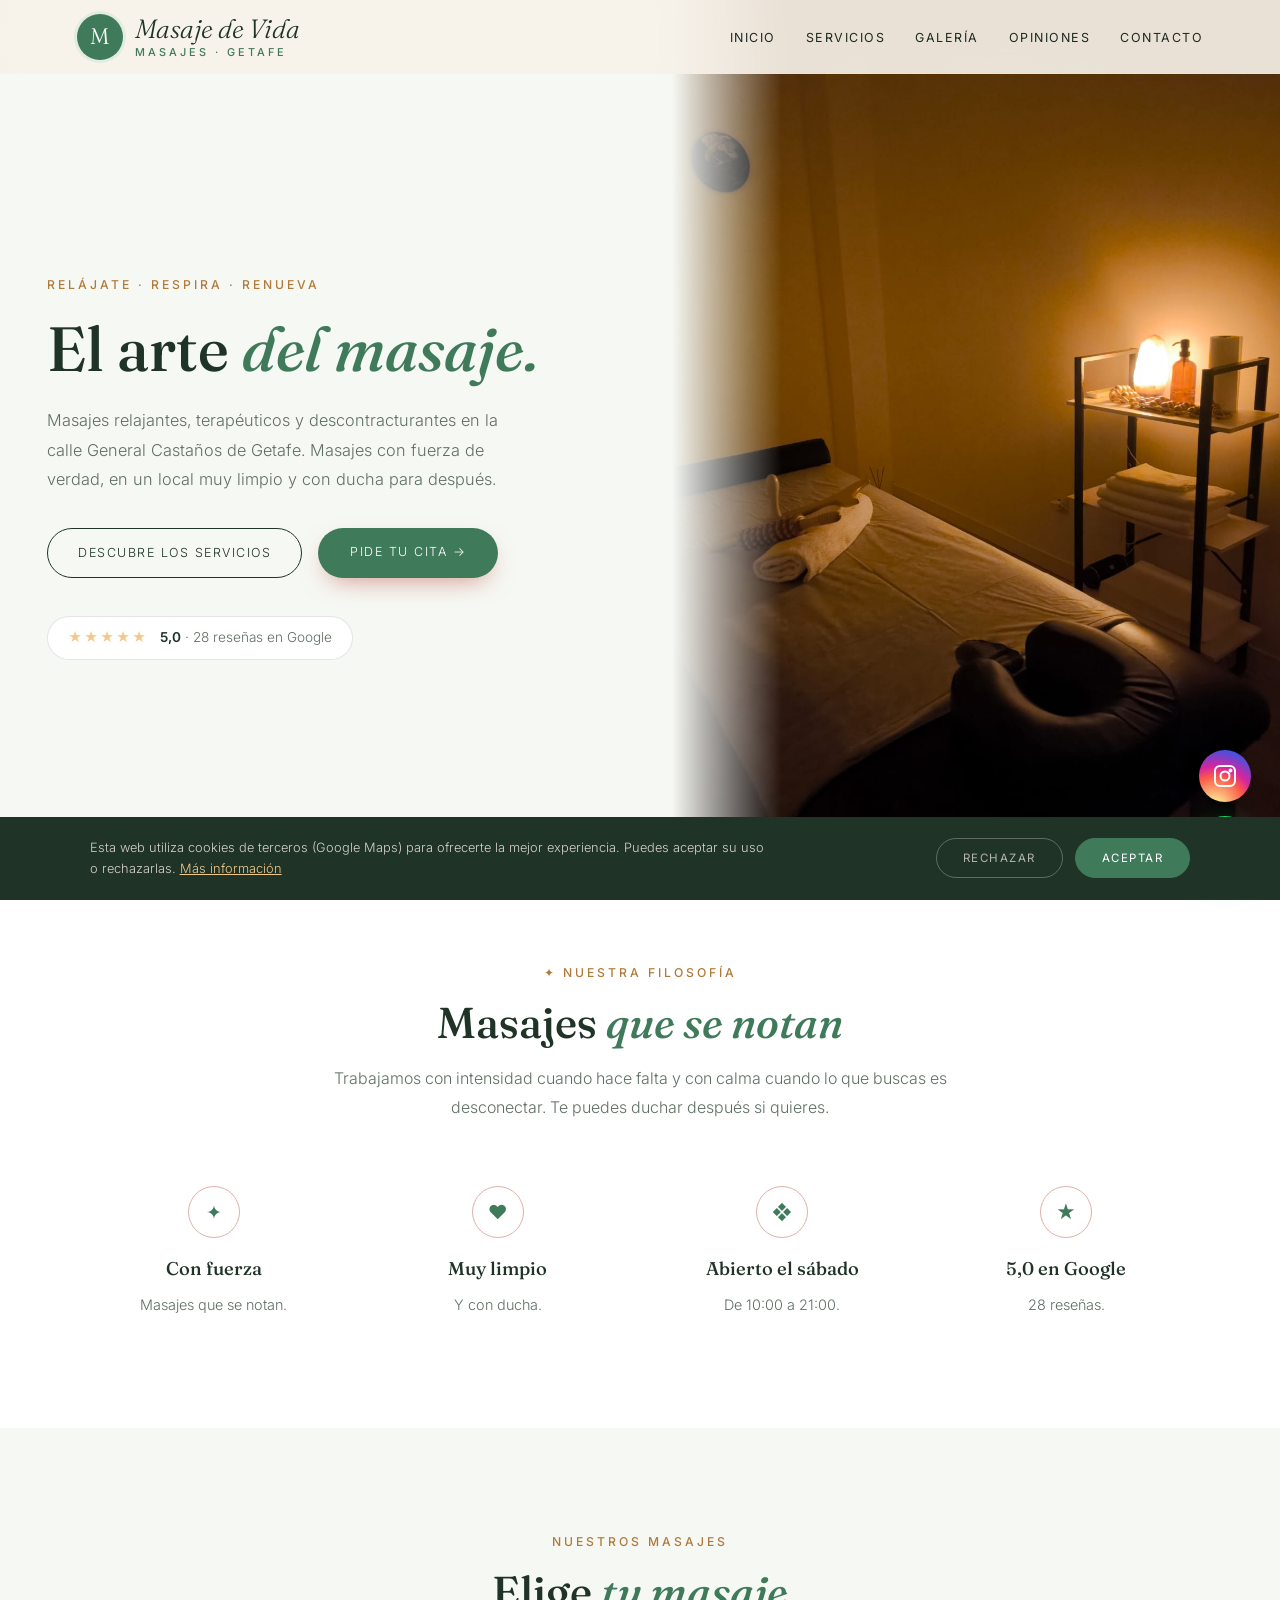
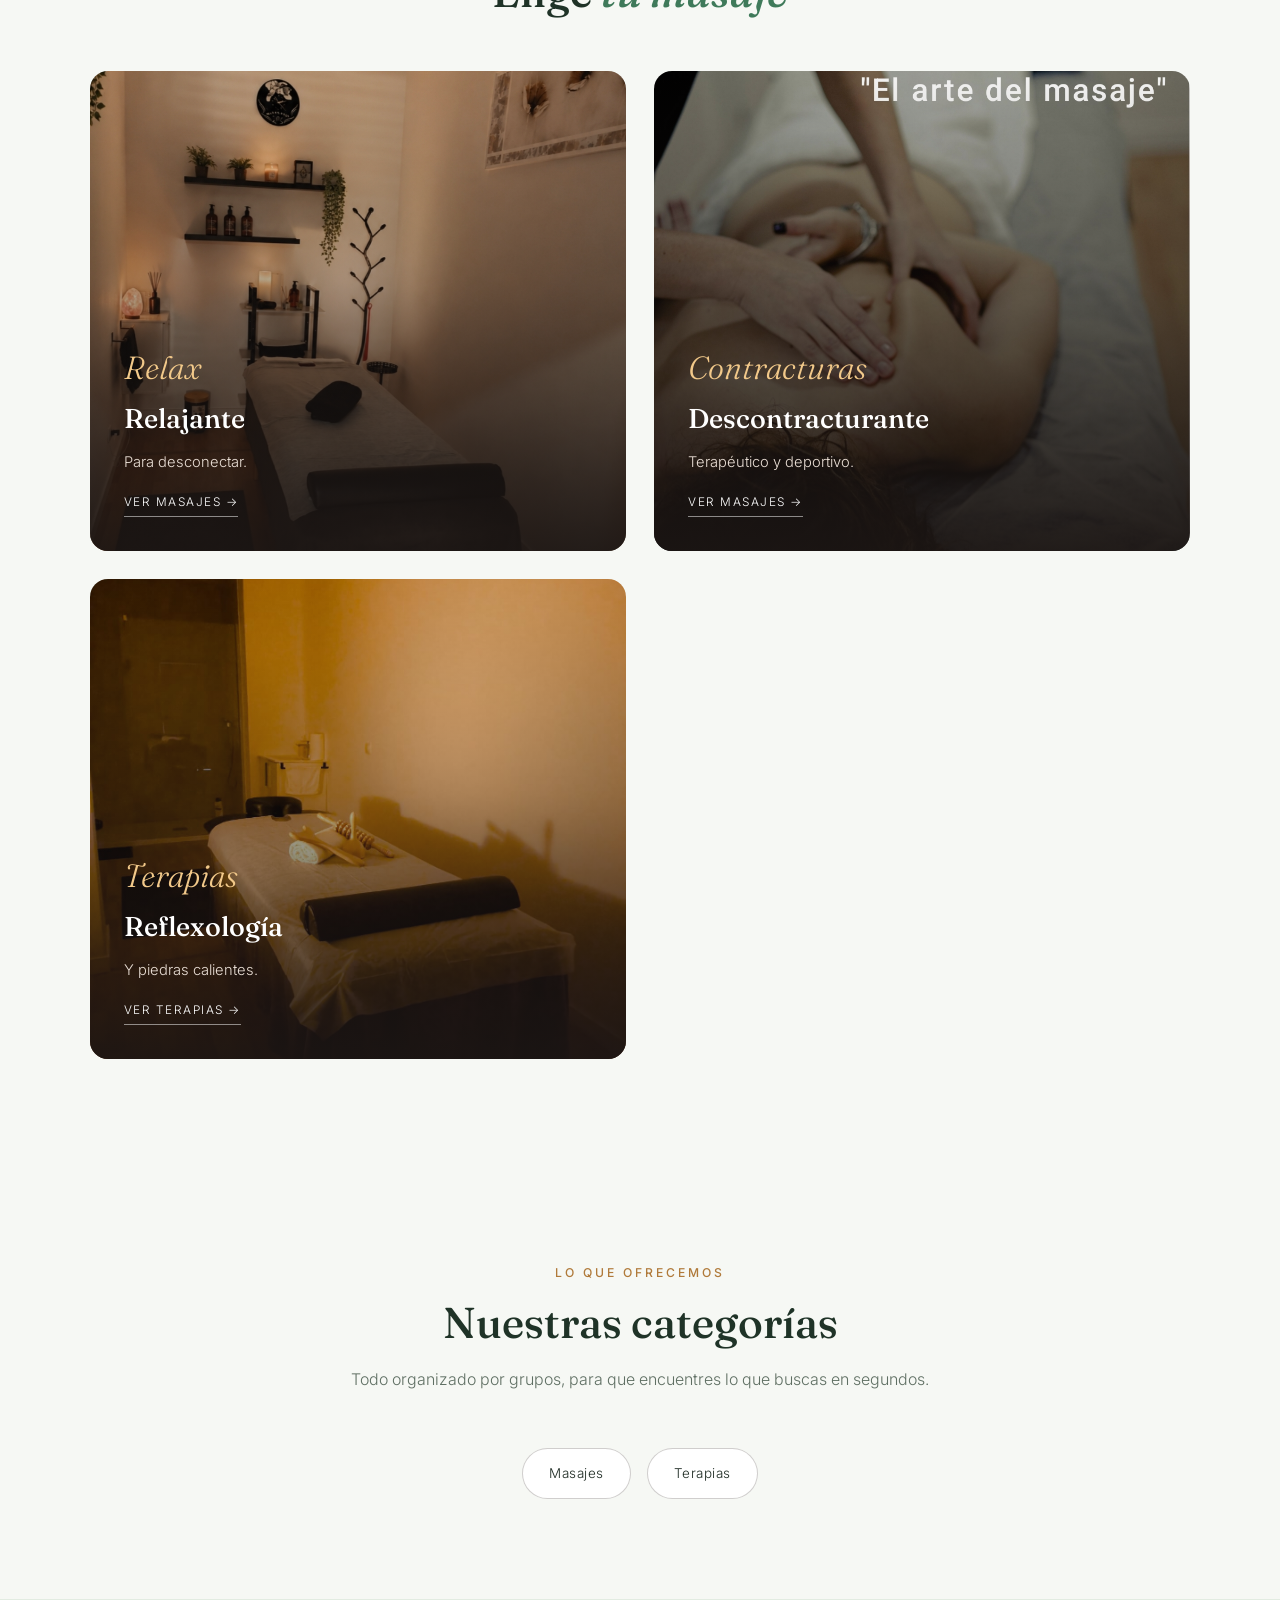
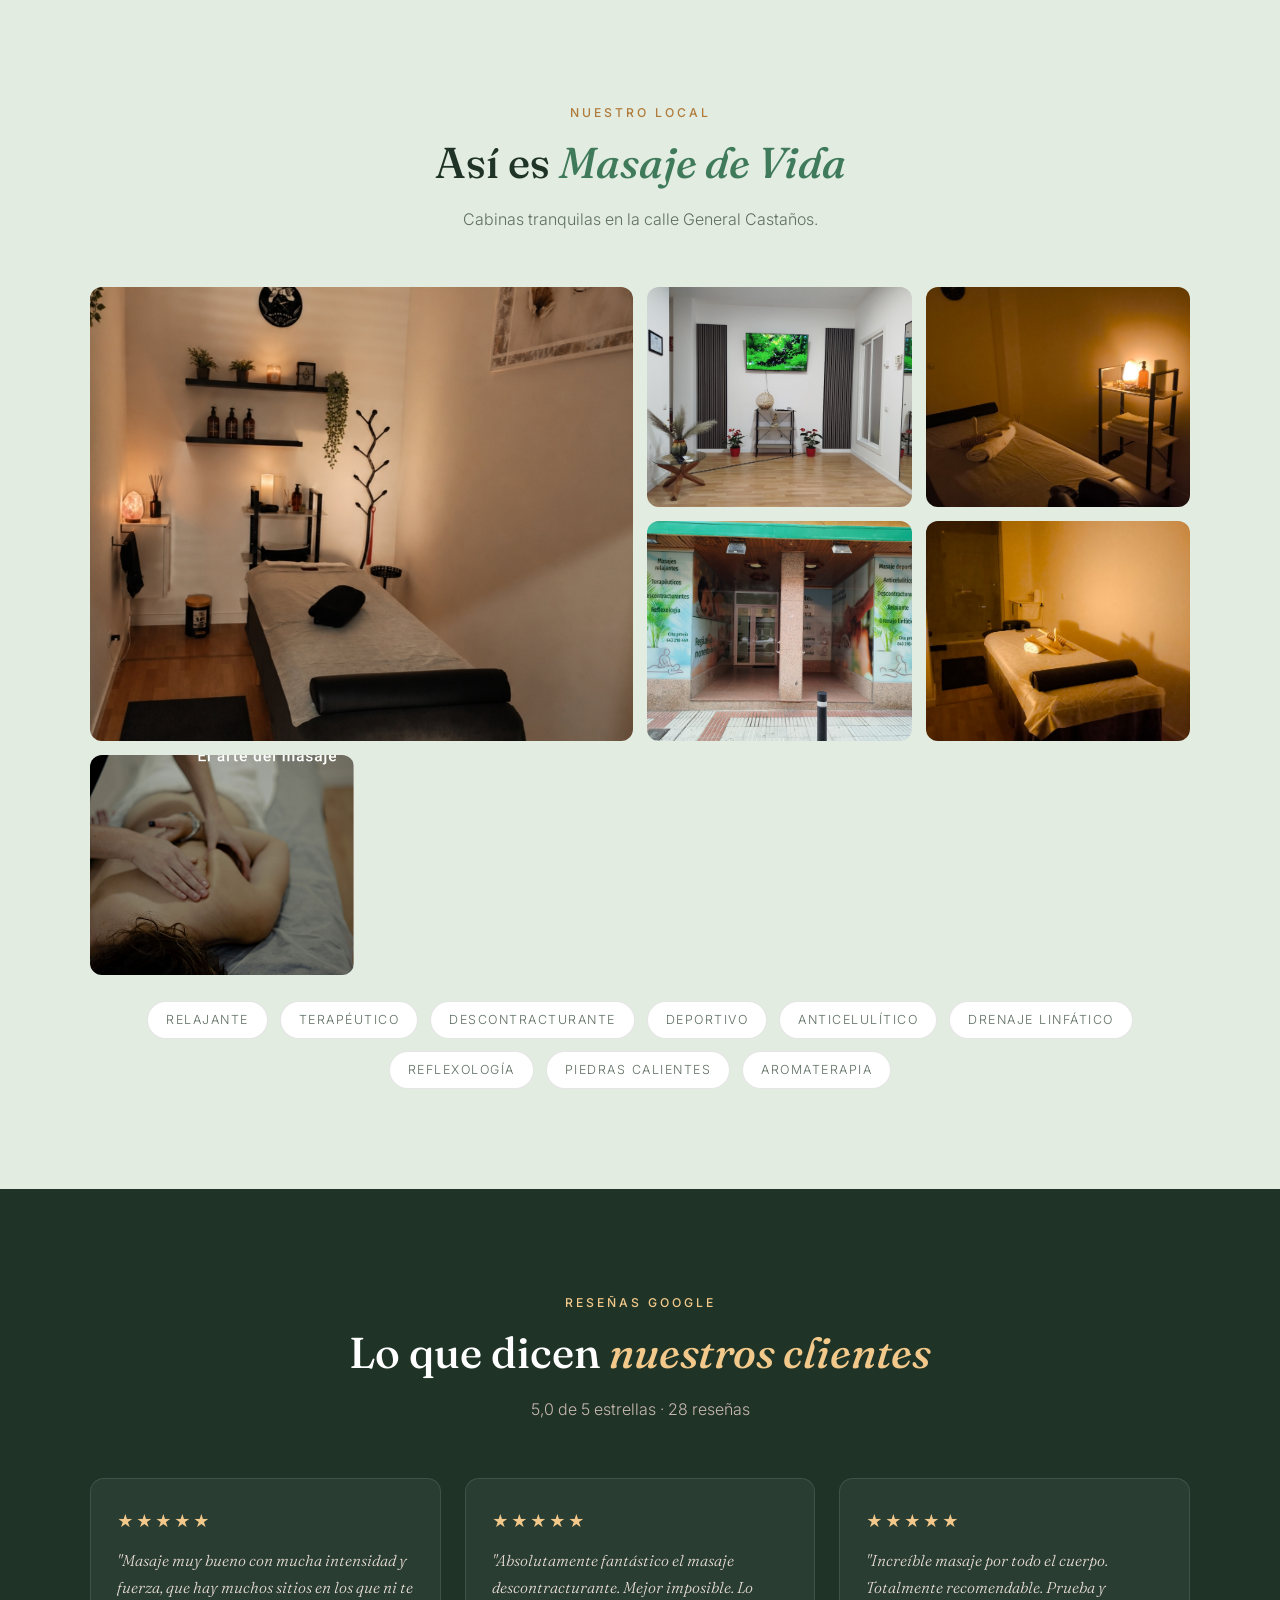
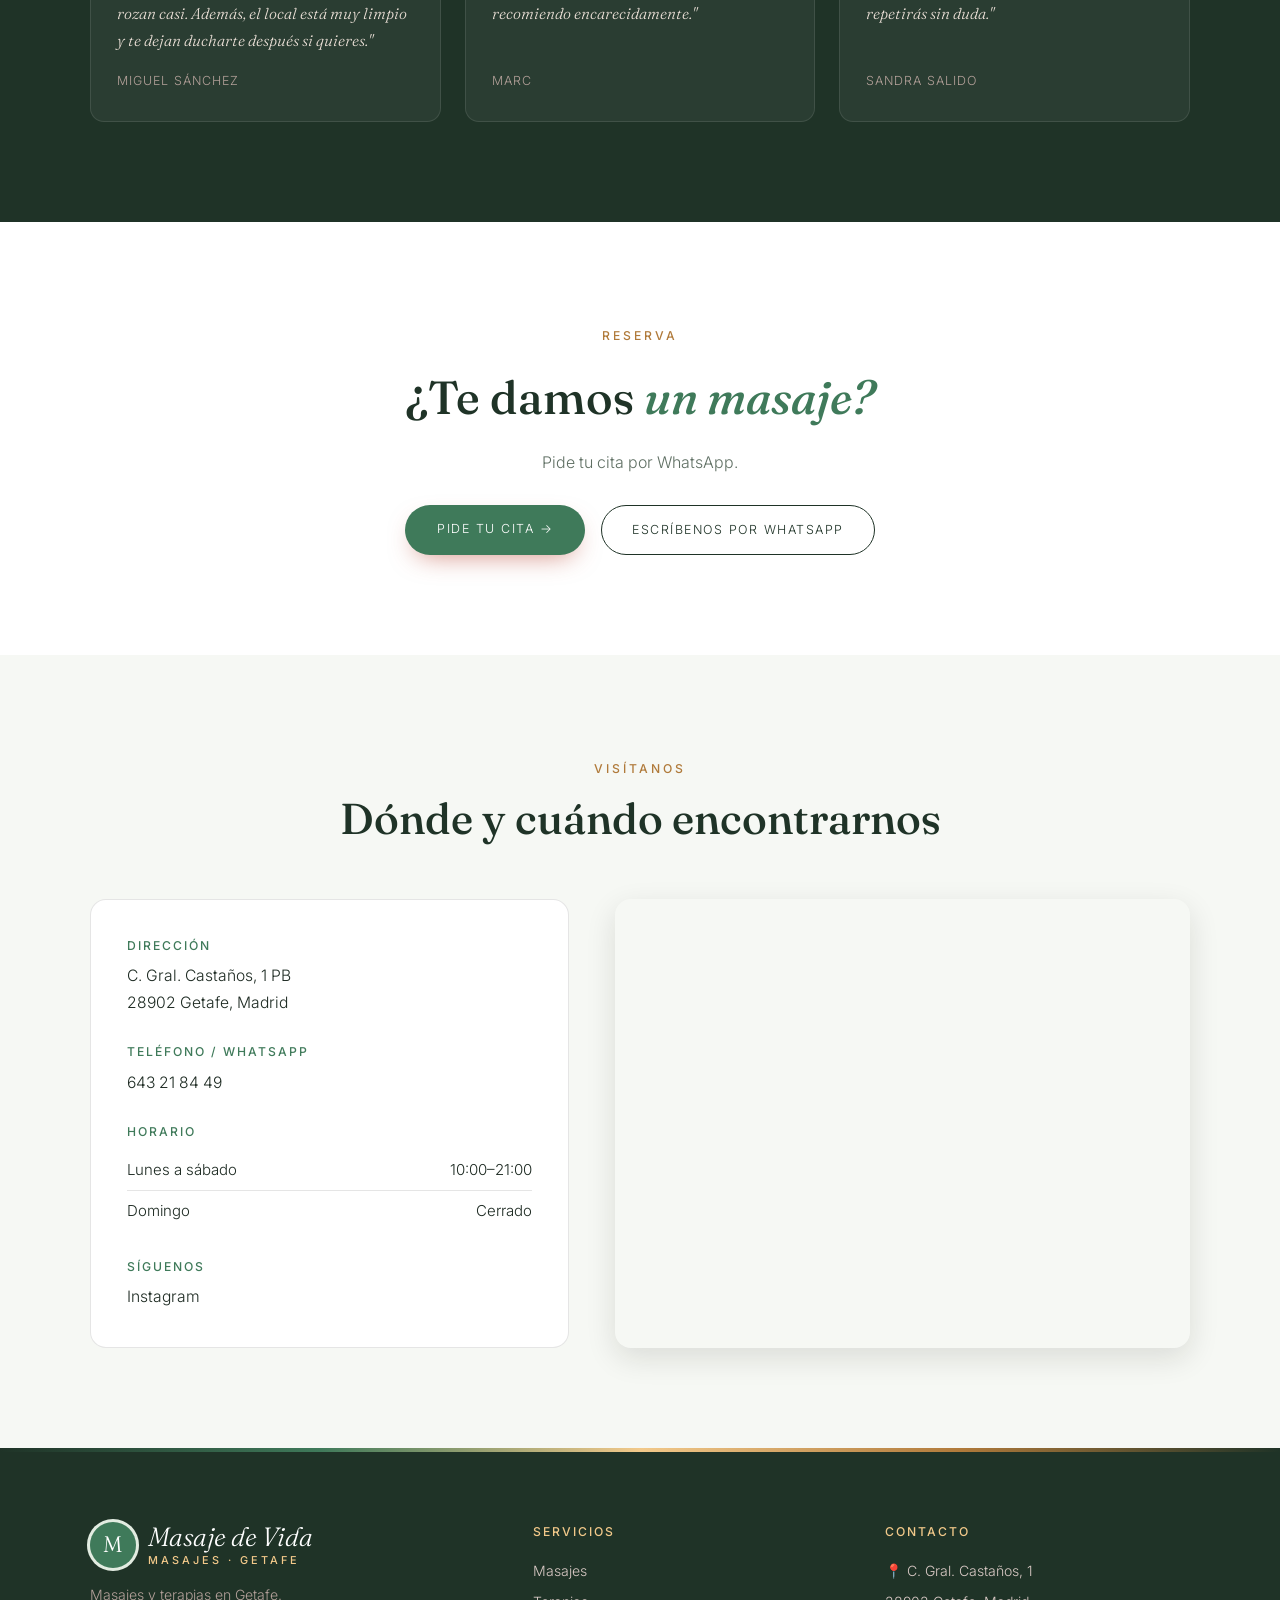
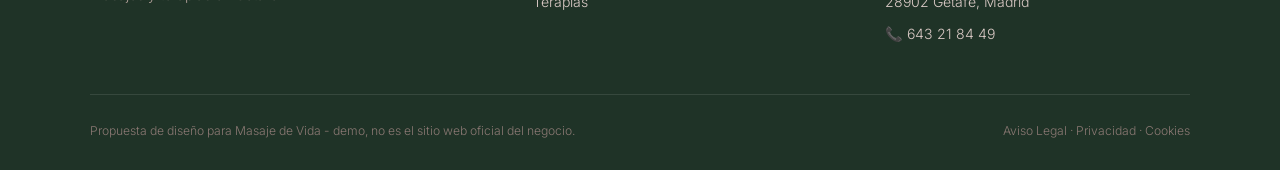
<file: index.html>
<!DOCTYPE html>
<html lang="es">
<head>
<meta charset="UTF-8">
<meta name="viewport" content="width=device-width, initial-scale=1.0">
<title>Masaje de Vida — Masajes relajantes y descontracturantes en Getafe</title>
<meta name="description" content="Masaje de Vida, en C. Gral. Castaños 1, Getafe. Masajes relajantes, terapéuticos, descontracturantes, deportivos, reflexología y piedras calientes. 5★ con 28 reseñas en Google.">
<meta name="theme-color" content="#1f3327">
<meta property="og:title" content="Masaje de Vida · Getafe">
<meta property="og:image" content="maps_03.jpg">

<link rel="preconnect" href="https://fonts.googleapis.com"><link rel="preconnect" href="https://fonts.gstatic.com" crossorigin><link href="https://fonts.googleapis.com/css2?family=Fraunces:ital,wght@0,500;0,600;1,500&family=Inter:wght@300;400;500;600&display=swap" rel="stylesheet">
<link rel="stylesheet" href="styles.css">
</head>
<body>

<header id="header">
  <a href="index.html" class="logo" aria-label="Masaje de Vida, inicio"><span class="logo-mark">M</span><span class="logo-text"><span class="script">Masaje de Vida</span><small>masajes · Getafe</small></span></a>
  <nav id="nav" aria-label="Navegación principal"><ul><li><a href="index.html#inicio">Inicio</a></li><li><a href="servicios.html">Servicios</a></li><li><a href="index.html#galeria">Galería</a></li><li><a href="index.html#opiniones">Opiniones</a></li><li><a href="index.html#contacto">Contacto</a></li></ul></nav><button class="nav-toggle" id="navToggle" aria-label="Abrir menú">☰</button>
</header>

<section class="hero" id="inicio">
  <div class="hero-text">
    <span class="eyebrow">Relájate · Respira · Renueva</span>
    <h1>El arte <em>del masaje.</em></h1>
    <p>Masajes relajantes, terapéuticos y descontracturantes en la calle General Castaños de Getafe. Masajes con fuerza de verdad, en un local muy limpio y con ducha para después.</p>
    <div class="hero-ctas">
      <a href="servicios.html" class="btn-outline">Descubre los servicios</a>
      <a href="https://wa.me/34643218449?text=Hola%2C%20he%20visto%20vuestra%20web%20y%20me%20gustar%C3%ADa%20pedir%20cita%20en%20Masaje%20de%20Vida" class="btn-solid" target="_blank" rel="noopener">Pide tu cita →</a>
    </div>
    <a class="hero-rating" href="https://www.google.com/maps/search/?api=1&query=Masaje+de+Vida,+Calle+General+Casta%C3%B1os+1,+Getafe" target="_blank" rel="noopener"><span class="stars">★★★★★</span><span><strong>5,0</strong> · 28 reseñas en Google</span></a>
  </div>
  <div class="hero-img"><img src="maps_03.jpg" alt="Cabina de masaje de Masaje de Vida en Getafe" style="object-position:center 55%;"></div>
</section>

<section class="trust">
  <div class="section-head">
    <span class="eyebrow">✦ Nuestra filosofía</span>
    <h2>Masajes <em>que se notan</em></h2>
    <p>Trabajamos con intensidad cuando hace falta y con calma cuando lo que buscas es desconectar. Te puedes duchar después si quieres.</p>
  </div>
  <div class="trust-grid">
    <div class="trust-card"><span class="trust-ic">✦</span><h3>Con fuerza</h3><p>Masajes que se notan.</p></div>
    <div class="trust-card"><span class="trust-ic">♥</span><h3>Muy limpio</h3><p>Y con ducha.</p></div>
    <div class="trust-card"><span class="trust-ic">❖</span><h3>Abierto el sábado</h3><p>De 10:00 a 21:00.</p></div>
    <div class="trust-card"><span class="trust-ic">★</span><h3>5,0 en Google</h3><p>28 reseñas.</p></div>
  </div>
</section>

<section class="worlds">
  <div class="section-head">
    <span class="eyebrow">Nuestros masajes</span>
    <h2>Elige <em>tu masaje</em></h2>
  </div>
  <div class="worlds-grid">
    <a href="servicios.html#masajes" class="world-card"><img src="maps_01.jpg" alt="Relajante"><div class="world-text"><span class="script">Relax</span><h3>Relajante</h3><p>Para desconectar.</p><span class="world-link">Ver masajes →</span></div></a>
    <a href="servicios.html#masajes" class="world-card"><img src="maps_09.jpg" alt="Descontracturante"><div class="world-text"><span class="script">Contracturas</span><h3>Descontracturante</h3><p>Terapéutico y deportivo.</p><span class="world-link">Ver masajes →</span></div></a>
    <a href="servicios.html#terapias" class="world-card"><img src="maps_06.jpg" alt="Reflexología"><div class="world-text"><span class="script">Terapias</span><h3>Reflexología</h3><p>Y piedras calientes.</p><span class="world-link">Ver terapias →</span></div></a>
  </div>
</section>

<section>
  <div class="section-head">
    <span class="eyebrow">Lo que ofrecemos</span>
    <h2>Nuestras categorías</h2>
    <p>Todo organizado por grupos, para que encuentres lo que buscas en segundos.</p>
  </div>
  <div class="cat-pills">
    <a href="servicios.html#masajes" class="cat-pill">Masajes</a>
    <a href="servicios.html#terapias" class="cat-pill">Terapias</a>
  </div>
</section>

<section class="gallery-wrap" id="galeria">
  <div class="section-head">
    <span class="eyebrow">Nuestro local</span>
    <h2>Así es <em>Masaje de Vida</em></h2>
    <p>Cabinas tranquilas en la calle General Castaños.</p>
  </div>
  <div class="gallery">
    <figure class="big"><img src="maps_01.jpg" alt="Cabina de masaje" loading="lazy"></figure>
    <figure><img src="maps_02.jpg" alt="Recepción" loading="lazy"></figure>
    <figure><img src="maps_03.jpg" alt="Cabina con luz cálida" loading="lazy"></figure>
    <figure><img src="maps_05.jpg" alt="Entrada del local" loading="lazy"></figure>
    <figure><img src="maps_06.jpg" alt="Camilla preparada" loading="lazy"></figure>
    <figure><img src="maps_09.jpg" alt="Masaje de espalda" loading="lazy"></figure>
  </div>
  <div class="brands"><span>Relajante</span><span>Terapéutico</span><span>Descontracturante</span><span>Deportivo</span><span>Anticelulítico</span><span>Drenaje linfático</span><span>Reflexología</span><span>Piedras calientes</span><span>Aromaterapia</span></div>
</section>

<section class="reviews-wrap" id="opiniones">
  <div class="section-head">
    <span class="eyebrow">Reseñas Google</span>
    <h2>Lo que dicen <em>nuestros clientes</em></h2>
    <p>5,0 de 5 estrellas · 28 reseñas</p>
  </div>
  <div class="review-grid">
    <div class="review-card"><div class="stars">★★★★★</div><p>"Masaje muy bueno con mucha intensidad y fuerza, que hay muchos sitios en los que ni te rozan casi. Además, el local está muy limpio y te dejan ducharte después si quieres."</p><cite>Miguel Sánchez</cite></div>
    <div class="review-card"><div class="stars">★★★★★</div><p>"Absolutamente fantástico el masaje descontracturante. Mejor imposible. Lo recomiendo encarecidamente."</p><cite>Marc</cite></div>
    <div class="review-card"><div class="stars">★★★★★</div><p>"Increíble masaje por todo el cuerpo. Totalmente recomendable. Prueba y repetirás sin duda."</p><cite>Sandra Salido</cite></div>
  </div>
</section>

<section class="cta-section">
  <span class="eyebrow">Reserva</span>
  <h2>¿Te damos <em>un masaje?</em></h2>
  <p>Pide tu cita por WhatsApp.</p>
  <div class="cta-row">
    <a href="https://wa.me/34643218449?text=Hola%2C%20he%20visto%20vuestra%20web%20y%20me%20gustar%C3%ADa%20pedir%20cita%20en%20Masaje%20de%20Vida" class="btn-solid" target="_blank" rel="noopener">Pide tu cita →</a>
    <a href="https://wa.me/34643218449?text=Hola%2C%20he%20visto%20vuestra%20web%20y%20me%20gustar%C3%ADa%20pedir%20cita%20en%20Masaje%20de%20Vida" class="btn-outline" target="_blank" rel="noopener">Escríbenos por WhatsApp</a>
  </div>
</section>

<section class="contact-section" id="contacto">
  <div class="section-head">
    <span class="eyebrow">Visítanos</span>
    <h2>Dónde y cuándo encontrarnos</h2>
  </div>
  <div class="contact-grid">
    <div class="contact-info">
      <div class="contact-block"><h3>Dirección</h3><p>C. Gral. Castaños, 1 PB<br>28902 Getafe, Madrid</p></div>
      <div class="contact-block"><h3>Teléfono / WhatsApp</h3><p><a href="tel:+34643218449">643 21 84 49</a></p></div>
      <div class="contact-block"><h3>Horario</h3><ul class="hours-list"><li><span>Lunes a sábado</span><span>10:00–21:00</span></li><li><span>Domingo</span><span>Cerrado</span></li></ul></div>
      <div class="contact-block"><h3>Síguenos</h3><p><a href="https://www.instagram.com/masaje.de.vida/" target="_blank" rel="noopener">Instagram</a></p></div>
    </div>
    <div class="contact-map">
      <iframe title="Mapa de Masaje de Vida" src="https://www.google.com/maps?q=Masaje+de+Vida,+Calle+General+Casta%C3%B1os+1,+Getafe&output=embed" width="100%" height="100%" style="border:0;" allowfullscreen="" loading="lazy" referrerpolicy="no-referrer-when-downgrade"></iframe>
    </div>
  </div>
</section>

<footer>
  <div class="footer-grid">
    <div class="footer-brand">
      <a href="index.html" class="logo light"><span class="logo-mark">M</span><span class="logo-text"><span class="script">Masaje de Vida</span><small>masajes · Getafe</small></span></a>
      <p>Masajes y terapias en Getafe.</p>
    </div>
    <div><h4>Servicios</h4><ul><li><a href="servicios.html#masajes">Masajes</a></li><li><a href="servicios.html#terapias">Terapias</a></li></ul></div>
    <div><h4>Contacto</h4><ul><li>📍 C. Gral. Castaños, 1</li><li>28902 Getafe, Madrid</li><li>📞 <a href="tel:+34643218449">643 21 84 49</a></li></ul></div>
  </div>
  <div class="footer-bottom">
    <span>Propuesta de diseño para Masaje de Vida - demo, no es el sitio web oficial del negocio.</span>
    <span><a href="aviso-legal.html">Aviso Legal</a> &middot; <a href="politica-privacidad.html">Privacidad</a> &middot; <a href="politica-cookies.html">Cookies</a></span>
  </div>
</footer>

<div id="cookie-banner" class="cookie-banner"><p>Esta web utiliza cookies de terceros (Google Maps) para ofrecerte la mejor experiencia. Puedes aceptar su uso o rechazarlas. <a href="politica-cookies.html">Más información</a></p><div class="cookie-actions"><button onclick="setCookieChoice('rejected')" class="ck-reject">Rechazar</button><button onclick="setCookieChoice('accepted')" class="ck-accept">Aceptar</button></div></div>
<div class="social-fabs"><a class="ig-fab" href="https://www.instagram.com/masaje.de.vida/" target="_blank" rel="noopener" aria-label="Visitar Instagram"><svg width="24" height="24" viewBox="0 0 24 24" fill="none" stroke="white" stroke-width="2"><rect x="2" y="2" width="20" height="20" rx="5"/><circle cx="12" cy="12" r="4.5"/><circle cx="17.5" cy="6.5" r="1" fill="white"/></svg></a><a class="wa-fab" href="https://wa.me/34643218449?text=Hola%2C%20he%20visto%20vuestra%20web%20y%20me%20gustar%C3%ADa%20pedir%20cita%20en%20Masaje%20de%20Vida" target="_blank" rel="noopener" aria-label="Escribir por WhatsApp"><svg width="28" height="28" viewBox="0 0 24 24" fill="white"><path d="M17.5 14.4c-.3-.1-1.8-.9-2-1s-.5-.1-.7.1-.8 1-.9 1.2-.3.2-.6.1a8.2 8.2 0 0 1-2.4-1.5 9 9 0 0 1-1.7-2.1c-.2-.3 0-.5.1-.6l.4-.5.3-.5v-.5l-.9-2.2c-.2-.6-.5-.5-.7-.5h-.6a1.1 1.1 0 0 0-.8.4 3.4 3.4 0 0 0-1 2.5 5.9 5.9 0 0 0 1.2 3.1 13.5 13.5 0 0 0 5.2 4.6c2.6 1 2.6.7 3.1.6a2.6 2.6 0 0 0 1.7-1.2 2.1 2.1 0 0 0 .2-1.2c-.1-.1-.3-.2-.6-.3ZM12 21.8a9.8 9.8 0 0 1-5-1.4l-.4-.2-3.7 1 1-3.6-.2-.4A9.8 9.8 0 1 1 12 21.8Zm8.4-18.3A11.8 11.8 0 0 0 1.8 17.7L.2 23.8l6.3-1.6a11.8 11.8 0 0 0 5.6 1.4A11.8 11.8 0 0 0 20.4 3.5Z"/></svg></a></div>
<script src="main.js"></script>
</body>
</html>
</file>
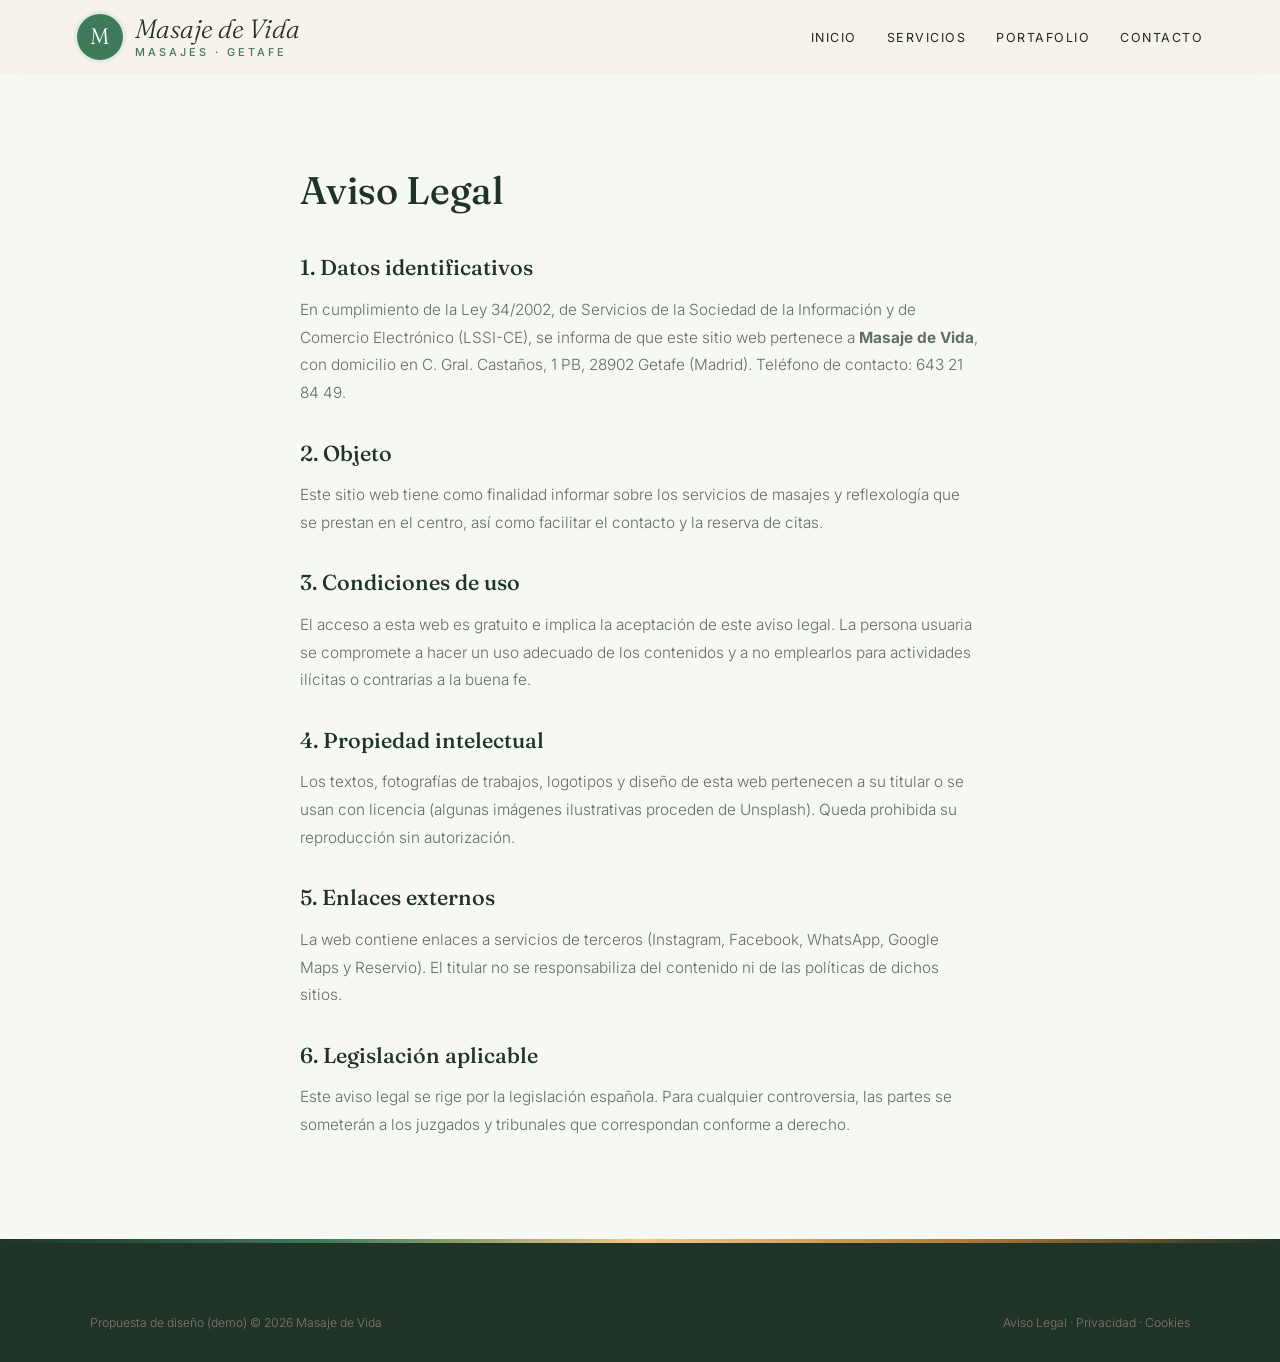
<file: aviso-legal.html>
<!DOCTYPE html>
<html lang="es">
<head>
<meta charset="UTF-8">
<meta name="viewport" content="width=device-width, initial-scale=1.0">
<title>Aviso Legal — Masaje de Vida</title>
<meta name="robots" content="noindex">

<link rel="preconnect" href="https://fonts.googleapis.com">
<link href="https://fonts.googleapis.com/css2?family=Fraunces:ital,wght@0,500;0,600;1,500&family=Inter:wght@300;400;500;600&display=swap" rel="stylesheet">
<link rel="stylesheet" href="styles.css">
</head>
<body>
<header id="header" class="scrolled">
  <a href="index.html" class="logo" aria-label="Masaje de Vida, inicio">
    <span class="logo-mark">M</span>
    <span class="logo-text"><span class="script">Masaje de Vida</span><small>masajes · Getafe</small></span>
  </a>
  <nav id="nav" aria-label="Navegación principal">
    <ul>
      <li><a href="index.html#inicio">Inicio</a></li>
      <li><a href="servicios.html">Servicios</a></li>
      <li><a href="portafolio.html">Portafolio</a></li>
      <li><a href="index.html#contacto">Contacto</a></li>
    </ul>
  </nav>
  <button class="nav-toggle" id="navToggle" aria-label="Abrir menú">☰</button>
</header>
<main class="legal"><h1>Aviso Legal</h1>
<h2>1. Datos identificativos</h2>
<p>En cumplimiento de la Ley 34/2002, de Servicios de la Sociedad de la Información y de Comercio Electrónico (LSSI-CE), se informa de que este sitio web pertenece a <strong>Masaje de Vida</strong>, con domicilio en C. Gral. Castaños, 1 PB, 28902 Getafe (Madrid). Teléfono de contacto: 643 21 84 49.</p>
<h2>2. Objeto</h2>
<p>Este sitio web tiene como finalidad informar sobre los servicios de masajes y reflexología que se prestan en el centro, así como facilitar el contacto y la reserva de citas.</p>
<h2>3. Condiciones de uso</h2>
<p>El acceso a esta web es gratuito e implica la aceptación de este aviso legal. La persona usuaria se compromete a hacer un uso adecuado de los contenidos y a no emplearlos para actividades ilícitas o contrarias a la buena fe.</p>
<h2>4. Propiedad intelectual</h2>
<p>Los textos, fotografías de trabajos, logotipos y diseño de esta web pertenecen a su titular o se usan con licencia (algunas imágenes ilustrativas proceden de Unsplash). Queda prohibida su reproducción sin autorización.</p>
<h2>5. Enlaces externos</h2>
<p>La web contiene enlaces a servicios de terceros (Instagram, Facebook, WhatsApp, Google Maps y Reservio). El titular no se responsabiliza del contenido ni de las políticas de dichos sitios.</p>
<h2>6. Legislación aplicable</h2>
<p>Este aviso legal se rige por la legislación española. Para cualquier controversia, las partes se someterán a los juzgados y tribunales que correspondan conforme a derecho.</p></main>
<footer>
  <div class="footer-bottom" style="margin-top:0">
    <span>Propuesta de diseño (demo) © 2026 Masaje de Vida</span>
    <span><a href="aviso-legal.html">Aviso Legal</a> &middot; <a href="politica-privacidad.html">Privacidad</a> &middot; <a href="politica-cookies.html">Cookies</a></span>
  </div>
</footer>
<script src="main.js"></script>
</body>
</html>
</file>
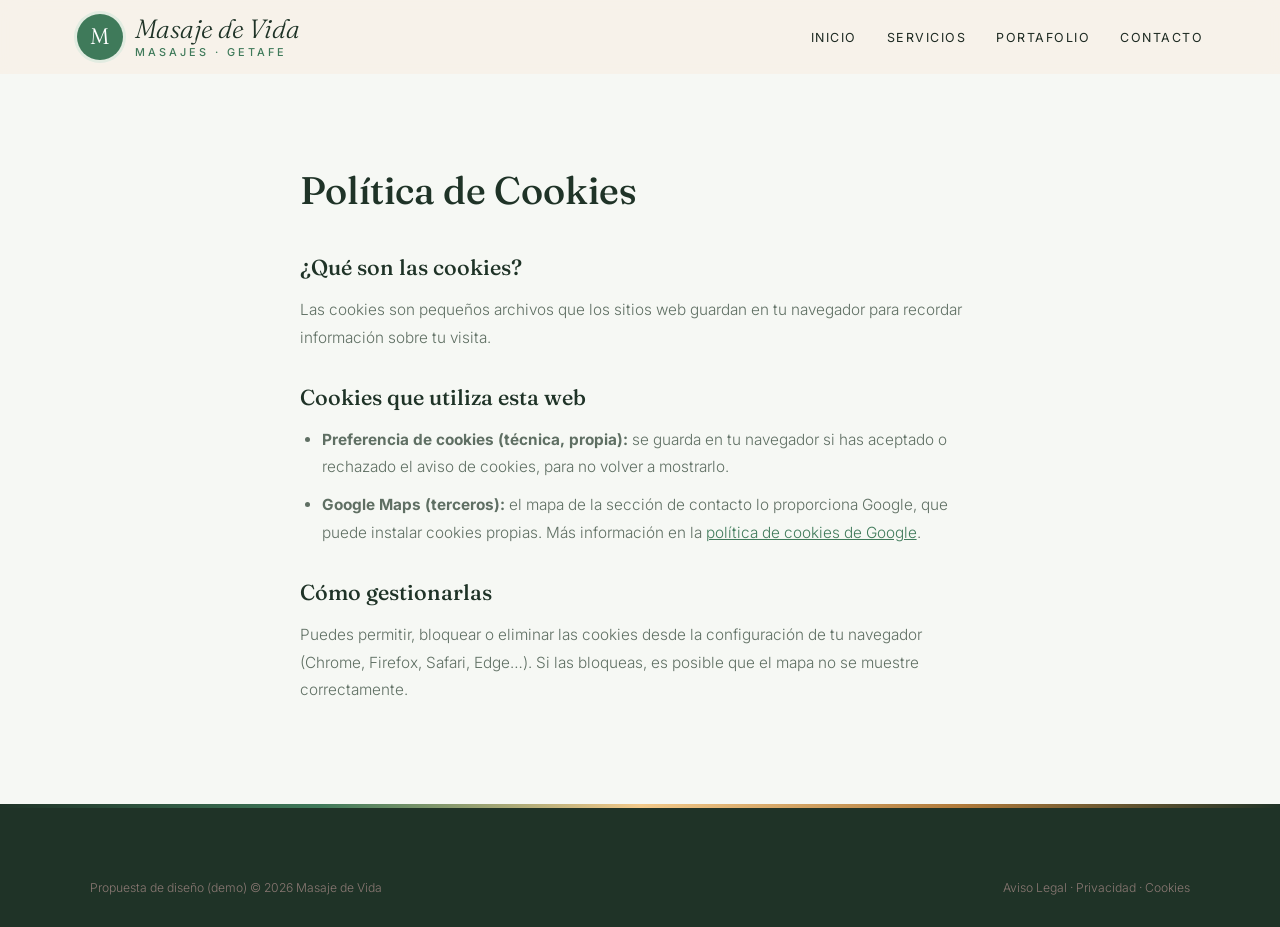
<file: politica-cookies.html>
<!DOCTYPE html>
<html lang="es">
<head>
<meta charset="UTF-8">
<meta name="viewport" content="width=device-width, initial-scale=1.0">
<title>Política de Cookies — Masaje de Vida</title>
<meta name="robots" content="noindex">

<link rel="preconnect" href="https://fonts.googleapis.com">
<link href="https://fonts.googleapis.com/css2?family=Fraunces:ital,wght@0,500;0,600;1,500&family=Inter:wght@300;400;500;600&display=swap" rel="stylesheet">
<link rel="stylesheet" href="styles.css">
</head>
<body>
<header id="header" class="scrolled">
  <a href="index.html" class="logo" aria-label="Masaje de Vida, inicio">
    <span class="logo-mark">M</span>
    <span class="logo-text"><span class="script">Masaje de Vida</span><small>masajes · Getafe</small></span>
  </a>
  <nav id="nav" aria-label="Navegación principal">
    <ul>
      <li><a href="index.html#inicio">Inicio</a></li>
      <li><a href="servicios.html">Servicios</a></li>
      <li><a href="portafolio.html">Portafolio</a></li>
      <li><a href="index.html#contacto">Contacto</a></li>
    </ul>
  </nav>
  <button class="nav-toggle" id="navToggle" aria-label="Abrir menú">☰</button>
</header>
<main class="legal"><h1>Política de Cookies</h1>
<h2>¿Qué son las cookies?</h2>
<p>Las cookies son pequeños archivos que los sitios web guardan en tu navegador para recordar información sobre tu visita.</p>
<h2>Cookies que utiliza esta web</h2>
<ul>
<li><strong>Preferencia de cookies (técnica, propia):</strong> se guarda en tu navegador si has aceptado o rechazado el aviso de cookies, para no volver a mostrarlo.</li>
<li><strong>Google Maps (terceros):</strong> el mapa de la sección de contacto lo proporciona Google, que puede instalar cookies propias. Más información en la <a href="https://policies.google.com/technologies/cookies" target="_blank" rel="noopener">política de cookies de Google</a>.</li>
</ul>
<h2>Cómo gestionarlas</h2>
<p>Puedes permitir, bloquear o eliminar las cookies desde la configuración de tu navegador (Chrome, Firefox, Safari, Edge…). Si las bloqueas, es posible que el mapa no se muestre correctamente.</p></main>
<footer>
  <div class="footer-bottom" style="margin-top:0">
    <span>Propuesta de diseño (demo) © 2026 Masaje de Vida</span>
    <span><a href="aviso-legal.html">Aviso Legal</a> &middot; <a href="politica-privacidad.html">Privacidad</a> &middot; <a href="politica-cookies.html">Cookies</a></span>
  </div>
</footer>
<script src="main.js"></script>
</body>
</html>
</file>
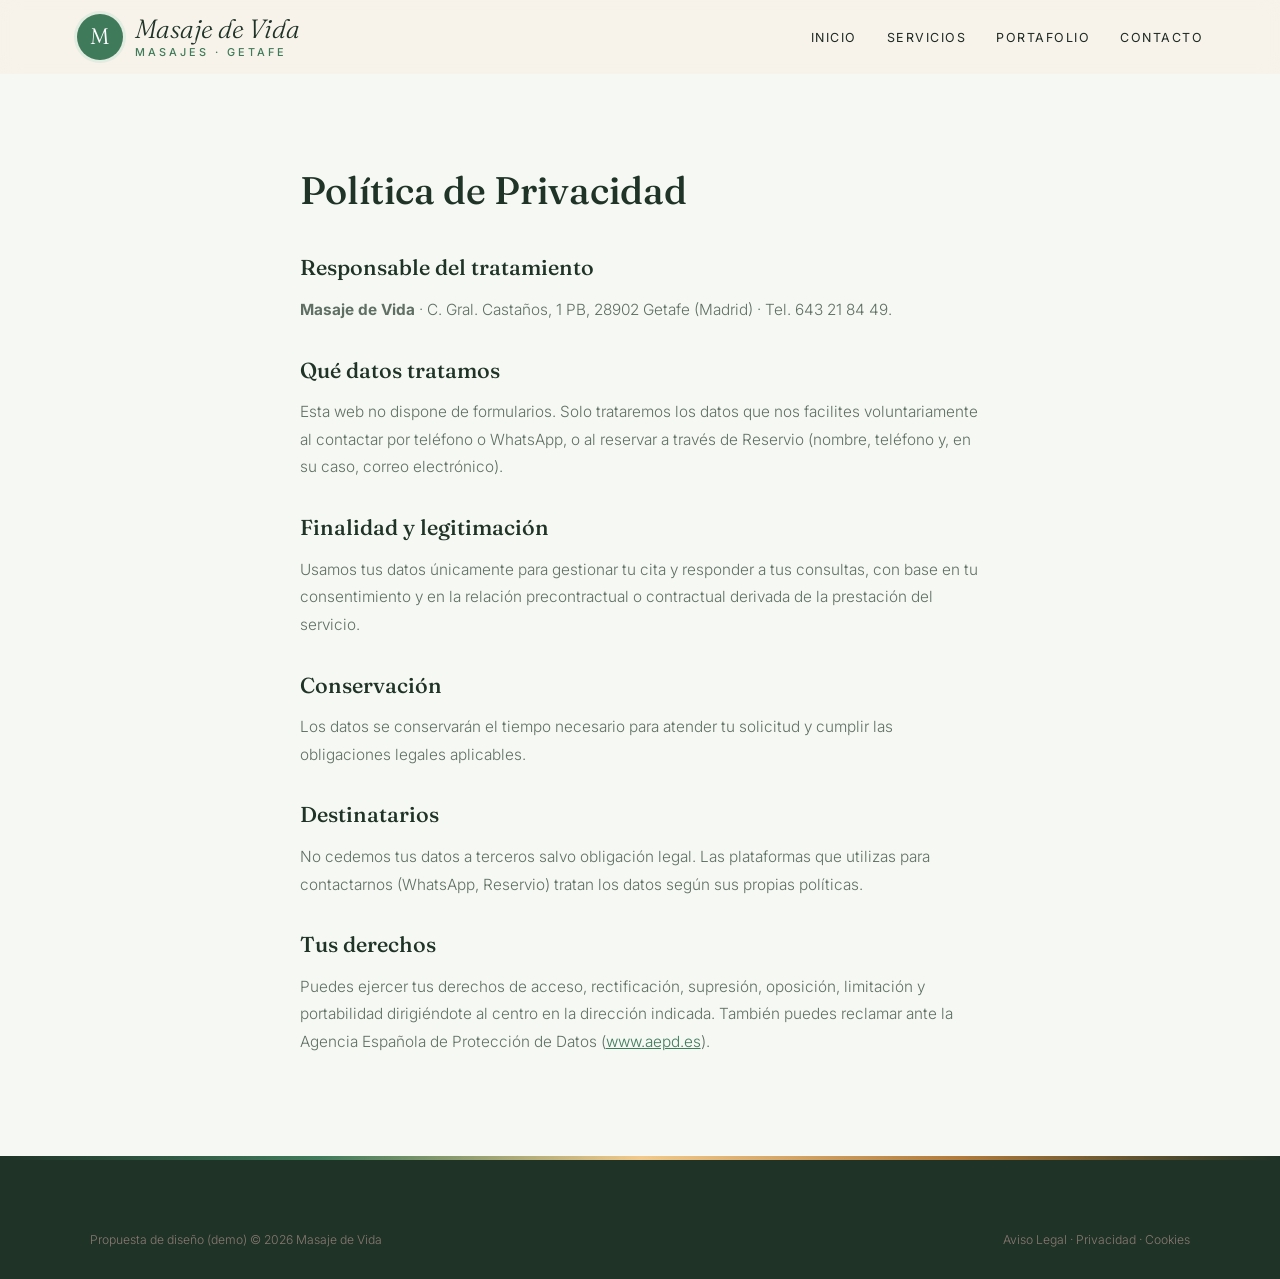
<file: politica-privacidad.html>
<!DOCTYPE html>
<html lang="es">
<head>
<meta charset="UTF-8">
<meta name="viewport" content="width=device-width, initial-scale=1.0">
<title>Política de Privacidad — Masaje de Vida</title>
<meta name="robots" content="noindex">

<link rel="preconnect" href="https://fonts.googleapis.com">
<link href="https://fonts.googleapis.com/css2?family=Fraunces:ital,wght@0,500;0,600;1,500&family=Inter:wght@300;400;500;600&display=swap" rel="stylesheet">
<link rel="stylesheet" href="styles.css">
</head>
<body>
<header id="header" class="scrolled">
  <a href="index.html" class="logo" aria-label="Masaje de Vida, inicio">
    <span class="logo-mark">M</span>
    <span class="logo-text"><span class="script">Masaje de Vida</span><small>masajes · Getafe</small></span>
  </a>
  <nav id="nav" aria-label="Navegación principal">
    <ul>
      <li><a href="index.html#inicio">Inicio</a></li>
      <li><a href="servicios.html">Servicios</a></li>
      <li><a href="portafolio.html">Portafolio</a></li>
      <li><a href="index.html#contacto">Contacto</a></li>
    </ul>
  </nav>
  <button class="nav-toggle" id="navToggle" aria-label="Abrir menú">☰</button>
</header>
<main class="legal"><h1>Política de Privacidad</h1>
<h2>Responsable del tratamiento</h2>
<p><strong>Masaje de Vida</strong> · C. Gral. Castaños, 1 PB, 28902 Getafe (Madrid) · Tel. 643 21 84 49.</p>
<h2>Qué datos tratamos</h2>
<p>Esta web no dispone de formularios. Solo trataremos los datos que nos facilites voluntariamente al contactar por teléfono o WhatsApp, o al reservar a través de Reservio (nombre, teléfono y, en su caso, correo electrónico).</p>
<h2>Finalidad y legitimación</h2>
<p>Usamos tus datos únicamente para gestionar tu cita y responder a tus consultas, con base en tu consentimiento y en la relación precontractual o contractual derivada de la prestación del servicio.</p>
<h2>Conservación</h2>
<p>Los datos se conservarán el tiempo necesario para atender tu solicitud y cumplir las obligaciones legales aplicables.</p>
<h2>Destinatarios</h2>
<p>No cedemos tus datos a terceros salvo obligación legal. Las plataformas que utilizas para contactarnos (WhatsApp, Reservio) tratan los datos según sus propias políticas.</p>
<h2>Tus derechos</h2>
<p>Puedes ejercer tus derechos de acceso, rectificación, supresión, oposición, limitación y portabilidad dirigiéndote al centro en la dirección indicada. También puedes reclamar ante la Agencia Española de Protección de Datos (<a href="https://www.aepd.es" target="_blank" rel="noopener">www.aepd.es</a>).</p></main>
<footer>
  <div class="footer-bottom" style="margin-top:0">
    <span>Propuesta de diseño (demo) © 2026 Masaje de Vida</span>
    <span><a href="aviso-legal.html">Aviso Legal</a> &middot; <a href="politica-privacidad.html">Privacidad</a> &middot; <a href="politica-cookies.html">Cookies</a></span>
  </div>
</footer>
<script src="main.js"></script>
</body>
</html>
</file>
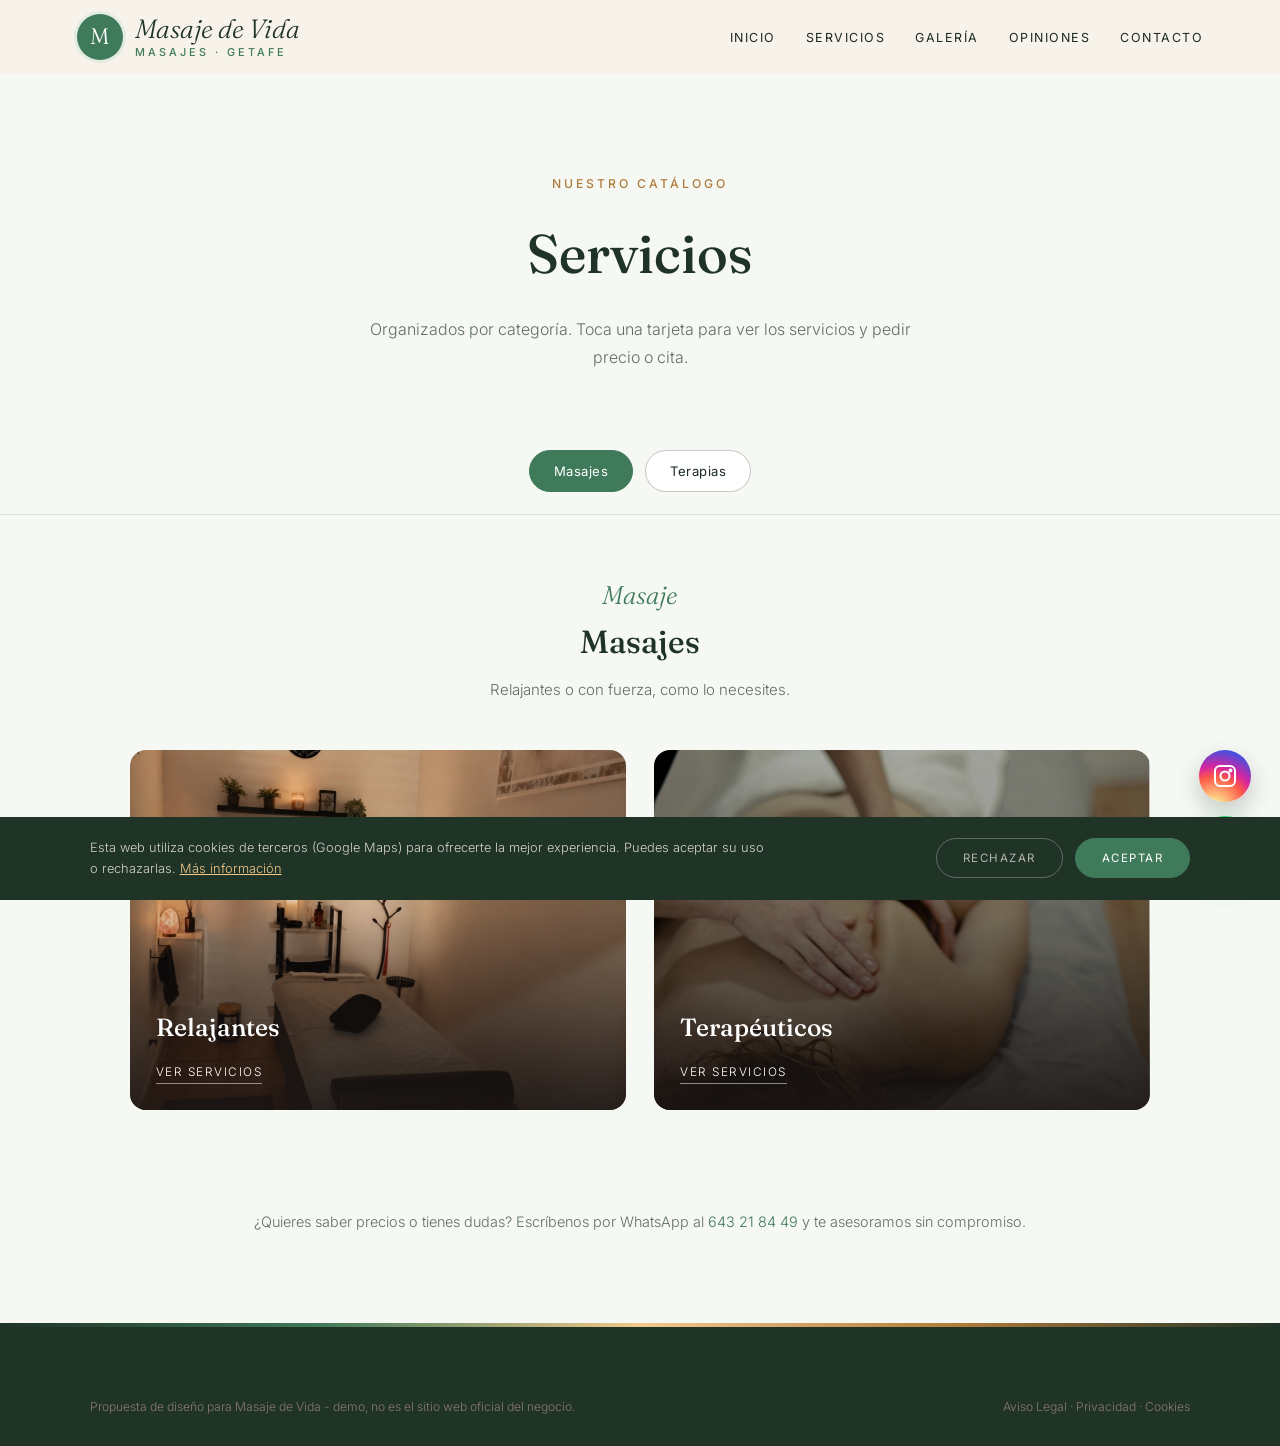
<file: servicios.html>
<!DOCTYPE html>
<html lang="es">
<head>
<meta charset="UTF-8">
<meta name="viewport" content="width=device-width, initial-scale=1.0">
<title>Servicios — Masaje de Vida · Getafe</title>
<meta name="description" content="Servicios de Masaje de Vida en Getafe.">

<link rel="preconnect" href="https://fonts.googleapis.com"><link rel="preconnect" href="https://fonts.gstatic.com" crossorigin><link href="https://fonts.googleapis.com/css2?family=Fraunces:ital,wght@0,500;0,600;1,500&family=Inter:wght@300;400;500;600&display=swap" rel="stylesheet">
<link rel="stylesheet" href="styles.css">
</head>
<body>

<header id="header" class="scrolled">
  <a href="index.html" class="logo" aria-label="Masaje de Vida, inicio"><span class="logo-mark">M</span><span class="logo-text"><span class="script">Masaje de Vida</span><small>masajes · Getafe</small></span></a>
  <nav id="nav" aria-label="Navegación principal"><ul><li><a href="index.html#inicio">Inicio</a></li><li><a href="servicios.html">Servicios</a></li><li><a href="index.html#galeria">Galería</a></li><li><a href="index.html#opiniones">Opiniones</a></li><li><a href="index.html#contacto">Contacto</a></li></ul></nav><button class="nav-toggle" id="navToggle" aria-label="Abrir menú">☰</button>
</header>

<div class="page-hero">
  <span class="eyebrow">Nuestro catálogo</span>
  <h1>Servicios</h1>
  <p>Organizados por categoría. Toca una tarjeta para ver los servicios y pedir precio o cita.</p>
</div>

<div class="tabs">
  <button class="tab-btn active" data-tab="masajes">Masajes</button>
  <button class="tab-btn" data-tab="terapias">Terapias</button>
  
</div>

<div class="tab-panel active" id="masajes">
  <div class="tab-intro"><span class="script">Masaje</span><h2>Masajes</h2><p>Relajantes o con fuerza, como lo necesites.</p></div>
  <div class="cat-grid">
    <div class="cat-card" onclick="openModal('relajante')"><img src="maps_01.jpg" alt="Relajantes" loading="lazy"><div class="cat-card-text"><h3>Relajantes</h3><span>Ver servicios</span></div></div>
    <div class="cat-card" onclick="openModal('terapeutico')"><img src="maps_09.jpg" alt="Terapéuticos" loading="lazy"><div class="cat-card-text"><h3>Terapéuticos</h3><span>Ver servicios</span></div></div>
  </div>
</div>

<div class="tab-panel" id="terapias">
  <div class="tab-intro"><span class="script">Terapias</span><h2>Terapias y corporal</h2><p>Más allá del masaje clásico.</p></div>
  <div class="cat-grid">
    <div class="cat-card" onclick="openModal('reflexologia')"><img src="maps_06.jpg" alt="Terapias" loading="lazy"><div class="cat-card-text"><h3>Terapias</h3><span>Ver servicios</span></div></div>
    <div class="cat-card" onclick="openModal('corporal')"><img src="maps_03.jpg" alt="Corporal" loading="lazy"><div class="cat-card-text"><h3>Corporal</h3><span>Ver servicios</span></div></div>
  </div>
</div>


<p class="services-note">¿Quieres saber precios o tienes dudas? Escríbenos por WhatsApp al <a href="https://wa.me/34643218449" target="_blank" rel="noopener" style="color:var(--red)">643 21 84 49</a> y te asesoramos sin compromiso.</p>

<div class="modal-overlay" id="modal-relajante"><div class="modal">
  <button class="modal-close" onclick="closeModal('relajante')" aria-label="Cerrar">×</button>
  <h3>Relajantes</h3><p class="modal-sub">Para desconectar</p>
  <div class="svc-row"><div><div class="svc-name">Masaje relajante</div><span class="svc-desc"></span></div><div class="svc-price">Consultar</div></div>
  <div class="svc-row"><div><div class="svc-name">Aromaterapia</div><span class="svc-desc"></span></div><div class="svc-price">Consultar</div></div>
  <a class="modal-cta alt" href="https://wa.me/34643218449?text=Hola%2C%20quiero%20informaci%C3%B3n%20sobre%20relajantes" target="_blank" rel="noopener">Pedir cita por WhatsApp</a>
</div></div>

<div class="modal-overlay" id="modal-terapeutico"><div class="modal">
  <button class="modal-close" onclick="closeModal('terapeutico')" aria-label="Cerrar">×</button>
  <h3>Terapéuticos</h3><p class="modal-sub">Para el dolor</p>
  <div class="svc-row"><div><div class="svc-name">Masaje terapéutico</div><span class="svc-desc"></span></div><div class="svc-price">Consultar</div></div>
  <div class="svc-row"><div><div class="svc-name">Masaje descontracturante</div><span class="svc-desc"></span></div><div class="svc-price">Consultar</div></div>
  <div class="svc-row"><div><div class="svc-name">Masaje deportivo</div><span class="svc-desc"></span></div><div class="svc-price">Consultar</div></div>
  <a class="modal-cta alt" href="https://wa.me/34643218449?text=Hola%2C%20quiero%20informaci%C3%B3n%20sobre%20terap%C3%A9uticos" target="_blank" rel="noopener">Pedir cita por WhatsApp</a>
</div></div>

<div class="modal-overlay" id="modal-reflexologia"><div class="modal">
  <button class="modal-close" onclick="closeModal('reflexologia')" aria-label="Cerrar">×</button>
  <h3>Terapias</h3><p class="modal-sub">Con cita previa</p>
  <div class="svc-row"><div><div class="svc-name">Reflexología podal</div><span class="svc-desc"></span></div><div class="svc-price">Consultar</div></div>
  <div class="svc-row"><div><div class="svc-name">Masaje con piedras calientes</div><span class="svc-desc"></span></div><div class="svc-price">Consultar</div></div>
  <a class="modal-cta alt" href="https://wa.me/34643218449?text=Hola%2C%20quiero%20informaci%C3%B3n%20sobre%20terapias" target="_blank" rel="noopener">Pedir cita por WhatsApp</a>
</div></div>

<div class="modal-overlay" id="modal-corporal"><div class="modal">
  <button class="modal-close" onclick="closeModal('corporal')" aria-label="Cerrar">×</button>
  <h3>Corporal</h3><p class="modal-sub">Drenaje y anticelulítico</p>
  <div class="svc-row"><div><div class="svc-name">Drenaje linfático</div><span class="svc-desc"></span></div><div class="svc-price">Consultar</div></div>
  <div class="svc-row"><div><div class="svc-name">Masaje anticelulítico</div><span class="svc-desc"></span></div><div class="svc-price">Consultar</div></div>
  <a class="modal-cta alt" href="https://wa.me/34643218449?text=Hola%2C%20quiero%20informaci%C3%B3n%20sobre%20corporal" target="_blank" rel="noopener">Pedir cita por WhatsApp</a>
</div></div>


<footer>
  <div class="footer-bottom" style="margin-top:0">
    <span>Propuesta de diseño para Masaje de Vida - demo, no es el sitio web oficial del negocio.</span>
    <span><a href="aviso-legal.html">Aviso Legal</a> &middot; <a href="politica-privacidad.html">Privacidad</a> &middot; <a href="politica-cookies.html">Cookies</a></span>
  </div>
</footer>

<div id="cookie-banner" class="cookie-banner"><p>Esta web utiliza cookies de terceros (Google Maps) para ofrecerte la mejor experiencia. Puedes aceptar su uso o rechazarlas. <a href="politica-cookies.html">Más información</a></p><div class="cookie-actions"><button onclick="setCookieChoice('rejected')" class="ck-reject">Rechazar</button><button onclick="setCookieChoice('accepted')" class="ck-accept">Aceptar</button></div></div>
<div class="social-fabs"><a class="ig-fab" href="https://www.instagram.com/masaje.de.vida/" target="_blank" rel="noopener" aria-label="Visitar Instagram"><svg width="24" height="24" viewBox="0 0 24 24" fill="none" stroke="white" stroke-width="2"><rect x="2" y="2" width="20" height="20" rx="5"/><circle cx="12" cy="12" r="4.5"/><circle cx="17.5" cy="6.5" r="1" fill="white"/></svg></a><a class="wa-fab" href="https://wa.me/34643218449?text=Hola%2C%20he%20visto%20vuestra%20web%20y%20me%20gustar%C3%ADa%20pedir%20cita%20en%20Masaje%20de%20Vida" target="_blank" rel="noopener" aria-label="Escribir por WhatsApp"><svg width="28" height="28" viewBox="0 0 24 24" fill="white"><path d="M17.5 14.4c-.3-.1-1.8-.9-2-1s-.5-.1-.7.1-.8 1-.9 1.2-.3.2-.6.1a8.2 8.2 0 0 1-2.4-1.5 9 9 0 0 1-1.7-2.1c-.2-.3 0-.5.1-.6l.4-.5.3-.5v-.5l-.9-2.2c-.2-.6-.5-.5-.7-.5h-.6a1.1 1.1 0 0 0-.8.4 3.4 3.4 0 0 0-1 2.5 5.9 5.9 0 0 0 1.2 3.1 13.5 13.5 0 0 0 5.2 4.6c2.6 1 2.6.7 3.1.6a2.6 2.6 0 0 0 1.7-1.2 2.1 2.1 0 0 0 .2-1.2c-.1-.1-.3-.2-.6-.3ZM12 21.8a9.8 9.8 0 0 1-5-1.4l-.4-.2-3.7 1 1-3.6-.2-.4A9.8 9.8 0 1 1 12 21.8Zm8.4-18.3A11.8 11.8 0 0 0 1.8 17.7L.2 23.8l6.3-1.6a11.8 11.8 0 0 0 5.6 1.4A11.8 11.8 0 0 0 20.4 3.5Z"/></svg></a></div>
<script src="main.js"></script>
</body>
</html>
</file>
<file: styles.css>
:root{
  --cream:#f6f8f4; --paper:#ffffff; --tint:#e2ece1; --ink:#1d2a22; --dark:#1f3327; --muted:#5f6f63;
  --red:#3f7a5a; --red-dark:#2f5d44; --teal:#b07a3a; --gold:#f2c98a; --line:rgba(0,0,0,.1);
  --brand-gradient:linear-gradient(90deg,#1f3327,#3f7a5a,#f2c98a,#b07a3a,#1f3327);
}
*{margin:0;padding:0;box-sizing:border-box;}
html{scroll-behavior:smooth;}
body{font-family:'Inter',sans-serif;background:var(--cream);color:var(--ink);overflow-x:hidden;font-weight:300;line-height:1.6;}
a{text-decoration:none;color:inherit;}
h1,h2,h3{font-family:'Fraunces',serif;font-weight:500;}
h1 em,h2 em{font-style:italic;color:var(--red);}
img{max-width:100%;display:block;}
.script{font-family:'Fraunces',serif;font-style:italic;}

/* HEADER */
header{position:fixed;top:0;left:0;right:0;z-index:100;display:flex;justify-content:space-between;align-items:center;padding:14px 6%;background:rgba(247,241,233,.92);backdrop-filter:blur(10px);-webkit-backdrop-filter:blur(10px);transition:box-shadow .3s,padding .3s;}
header.scrolled{box-shadow:0 2px 24px rgba(28,22,20,.1);padding:8px 6%;}
.logo{display:flex;align-items:center;gap:12px;color:var(--dark);}
.logo-badge{width:58px;height:58px;border-radius:50%;object-fit:cover;box-shadow:0 0 0 2px var(--gold),0 6px 16px rgba(28,22,20,.15);transition:width .3s,height .3s;}
header.scrolled .logo-badge{width:46px;height:46px;}
.logo-text{display:flex;flex-direction:column;line-height:1;}
.logo-text .script{font-size:1.65rem;color:var(--dark);}
.logo-text small{font-size:.68rem;letter-spacing:3px;text-transform:uppercase;color:var(--red);margin-top:4px;font-weight:500;}
.logo.light .logo-text .script{color:#fff;}
.logo.light .logo-text small{color:var(--gold);}
nav ul{list-style:none;display:flex;gap:30px;}
nav a{font-size:.78rem;letter-spacing:1.5px;text-transform:uppercase;font-weight:400;position:relative;padding:4px 0;}
nav a::after{content:"";position:absolute;left:0;bottom:-2px;height:1px;width:100%;background:var(--red);transform:scaleX(0);transform-origin:right;transition:transform .3s;}
nav a:hover::after{transform:scaleX(1);transform-origin:left;}
.nav-toggle{display:none;font-size:1.6rem;background:none;border:none;color:var(--dark);cursor:pointer;}

/* BOTONES */
.btn-outline{display:inline-block;border:1px solid var(--dark);color:var(--dark);padding:14px 30px;font-size:.78rem;letter-spacing:1.5px;text-transform:uppercase;border-radius:40px;transition:all .25s;}
.btn-outline:hover{background:var(--dark);color:var(--cream);}
.btn-outline.light{border-color:rgba(255,255,255,.5);color:#fff;}
.btn-outline.light:hover{background:#fff;color:var(--dark);}
.btn-solid{display:inline-block;background:var(--red);color:#fff;padding:14px 32px;font-size:.78rem;letter-spacing:1.5px;text-transform:uppercase;border-radius:40px;transition:transform .25s,box-shadow .25s,background .25s;box-shadow:0 10px 26px -10px rgba(181,64,44,.6);}
.btn-solid:hover{transform:translateY(-2px);background:var(--red-dark);}

/* HERO */
.hero{min-height:95vh;display:grid;grid-template-columns:1.05fr .95fr;align-items:stretch;padding:0;}
.hero-text{display:flex;flex-direction:column;justify-content:center;padding:150px 7% 70px;}
.eyebrow{display:inline-block;color:var(--teal);text-transform:uppercase;letter-spacing:3px;font-size:.76rem;font-weight:500;}
.hero-text .eyebrow{margin-bottom:20px;}
.hero-text h1{font-size:clamp(2.4rem,5vw,3.9rem);line-height:1.12;margin-bottom:22px;color:var(--dark);}
.hero-text p{font-size:1.02rem;color:var(--muted);max-width:470px;line-height:1.8;margin-bottom:34px;}
.hero-ctas{display:flex;gap:16px;flex-wrap:wrap;}
.hero-rating{display:inline-flex;align-items:center;gap:12px;margin-top:38px;padding:10px 20px;border:1px solid var(--line);border-radius:40px;background:var(--paper);font-size:.85rem;color:var(--muted);align-self:flex-start;}
.hero-rating strong{color:var(--dark);font-weight:600;}
.stars{color:var(--gold);letter-spacing:2px;}
.hero-img{position:relative;overflow:hidden;}
.hero-img img{width:100%;height:100%;object-fit:cover;position:absolute;inset:0;}
.hero-img::after{content:"";position:absolute;inset:0;background:linear-gradient(90deg,var(--cream) 0%,rgba(247,241,233,0) 18%);}

/* SECCIONES */
section{padding:100px 7%;}
.section-head{text-align:center;max-width:640px;margin:0 auto 54px;}
.section-head h2{font-size:clamp(1.9rem,4vw,2.7rem);margin-top:12px;color:var(--dark);line-height:1.2;}
.section-head p{margin-top:16px;color:var(--muted);line-height:1.8;}

.trust{background:var(--paper);border-top:4px solid transparent;border-image:var(--brand-gradient) 1;}
.trust-grid{display:grid;grid-template-columns:repeat(auto-fit,minmax(230px,1fr));gap:36px;max-width:1150px;margin:0 auto;}
.trust-card{text-align:center;padding:10px;}
.trust-ic{display:inline-grid;place-items:center;width:52px;height:52px;border-radius:50%;border:1px solid rgba(181,64,44,.4);color:var(--red);font-size:1.2rem;margin-bottom:16px;}
.trust-card h3{font-size:1.15rem;color:var(--dark);margin-bottom:10px;}
.trust-card p{font-size:.9rem;color:var(--muted);line-height:1.7;}

/* DOS MUNDOS */
.worlds{background:var(--cream);}
.worlds-grid{display:grid;grid-template-columns:1fr 1fr;gap:28px;max-width:1150px;margin:0 auto;}
.world-card{position:relative;border-radius:18px;overflow:hidden;min-height:480px;display:flex;align-items:flex-end;color:#fff;}
.world-card img{position:absolute;inset:0;width:100%;height:100%;object-fit:cover;transition:transform .6s;}
.world-card:hover img{transform:scale(1.05);}
.world-card::after{content:"";position:absolute;inset:0;background:linear-gradient(to top,rgba(28,22,20,.92) 0%,rgba(28,22,20,.35) 55%,rgba(28,22,20,.05) 100%);}
.world-text{position:relative;z-index:2;padding:34px;}
.world-text .script{font-size:2rem;color:var(--gold);}
.world-text h3{font-size:1.7rem;margin:4px 0 10px;}
.world-text p{font-size:.92rem;color:#eadfd6;line-height:1.7;max-width:440px;}
.world-link{display:inline-block;margin-top:18px;font-size:.74rem;letter-spacing:1.5px;text-transform:uppercase;border-bottom:1px solid rgba(255,255,255,.5);padding-bottom:4px;}

/* PILLS */
.cat-pills{display:flex;flex-wrap:wrap;gap:16px;justify-content:center;max-width:1000px;margin:0 auto;}
.cat-pill{border:1px solid rgba(43,33,29,.22);padding:14px 26px;border-radius:30px;font-size:.84rem;letter-spacing:.5px;transition:all .2s;background:var(--paper);}
.cat-pill:hover{background:var(--red);color:#fff;border-color:var(--red);}

/* GALERIA */
.gallery-wrap{background:var(--tint);}
.gallery{max-width:1200px;margin:0 auto;display:grid;grid-template-columns:repeat(4,1fr);grid-auto-rows:220px;gap:14px;}
.gallery figure{overflow:hidden;border-radius:12px;margin:0;}
.gallery img{width:100%;height:100%;object-fit:cover;transition:transform .5s;}
.gallery figure:hover img{transform:scale(1.05);}
.gallery .big{grid-column:span 2;grid-row:span 2;}

/* RESEÑAS */
.reviews-wrap{background:var(--dark);color:#fff;position:relative;}
.reviews-wrap .section-head h2{color:#fff;}
.reviews-wrap .section-head h2 em{color:var(--gold);}
.reviews-wrap .section-head p{color:#c9b9b2;}
.reviews-wrap .eyebrow{color:var(--gold);}
.review-grid{display:grid;grid-template-columns:repeat(auto-fit,minmax(300px,1fr));gap:24px;max-width:1150px;margin:0 auto;}
.review-card{background:rgba(255,255,255,.05);border:1px solid rgba(255,255,255,.1);padding:30px 26px;border-radius:14px;display:flex;flex-direction:column;}
.review-card .stars{margin-bottom:14px;}
.review-card p{font-family:'Fraunces',serif;font-size:.98rem;color:#eadfd6;line-height:1.7;font-style:italic;margin-bottom:16px;flex:1;}
.review-card cite{font-size:.78rem;color:#b3a099;font-style:normal;text-transform:uppercase;letter-spacing:1px;}

/* CTA */
.cta-section{text-align:center;background:var(--paper);}
.cta-section h2{font-size:clamp(2rem,4vw,2.9rem);color:var(--dark);margin:14px 0 14px;}
.cta-section p{color:var(--muted);margin-bottom:30px;}
.cta-row{display:flex;gap:16px;justify-content:center;flex-wrap:wrap;}

/* CONTACTO */
.contact-section{background:var(--cream);}
.contact-grid{display:grid;grid-template-columns:1fr 1.2fr;gap:46px;max-width:1150px;margin:0 auto;align-items:stretch;}
.contact-info{display:flex;flex-direction:column;gap:26px;background:var(--paper);border:1px solid var(--line);border-radius:16px;padding:36px;}
.contact-block h3{font-family:'Inter',sans-serif;font-size:.76rem;text-transform:uppercase;letter-spacing:2px;color:var(--red);font-weight:500;margin-bottom:8px;}
.contact-block p{font-size:.98rem;color:var(--ink);line-height:1.7;}
.contact-block a:hover{color:var(--red);}
.hours-list{list-style:none;}
.hours-list li{display:flex;justify-content:space-between;gap:20px;padding:8px 0;border-bottom:1px solid var(--line);font-size:.94rem;}
.hours-list li:last-child{border-bottom:none;}
.contact-map{border-radius:16px;overflow:hidden;min-height:380px;box-shadow:0 10px 30px rgba(28,22,20,.12);}
.contact-map iframe{display:block;min-height:380px;}

/* FOOTER */
footer{background:var(--dark);color:#d9c9c5;padding:70px 7% 30px;border-top:4px solid transparent;border-image:var(--brand-gradient) 1;}
.footer-grid{display:grid;grid-template-columns:1.3fr 1fr 1fr;gap:46px;max-width:1200px;margin:0 auto;padding-bottom:40px;border-bottom:1px solid rgba(255,255,255,.1);}
.footer-brand p{font-size:.88rem;color:#b3a09a;margin-top:16px;}
footer h4{font-size:.76rem;text-transform:uppercase;letter-spacing:2px;color:var(--gold);margin-bottom:18px;font-weight:500;}
footer ul{list-style:none;}
footer li{margin-bottom:9px;font-size:.88rem;color:#d9c9c5;}
footer a:hover{color:var(--gold);}
.footer-bottom{max-width:1200px;margin:26px auto 0;display:flex;justify-content:space-between;flex-wrap:wrap;gap:10px;font-size:.76rem;color:#8a7873;}
.footer-bottom a{color:#8a7873;}

/* FABS */
.social-fabs{position:fixed;bottom:26px;right:26px;z-index:200;display:flex;flex-direction:column;gap:14px;align-items:center;}
.social-fabs a{width:52px;height:52px;border-radius:50%;display:flex;align-items:center;justify-content:center;box-shadow:0 10px 24px rgba(0,0,0,.2);transition:transform .2s;}
.social-fabs a:hover{transform:scale(1.08);}
.wa-fab{width:58px !important;height:58px !important;background:#25D366;box-shadow:0 10px 26px rgba(37,211,102,.45) !important;}
.ig-fab{background:radial-gradient(circle at 30% 110%,#fdf497 0%,#fdf497 5%,#fd5949 45%,#d6249f 60%,#285AEB 90%);}
.fb-fab{background:#1877F2;}

/* COOKIES */
.cookie-banner{display:none;position:fixed;bottom:0;left:0;right:0;z-index:300;background:var(--dark);padding:20px 7%;flex-wrap:wrap;align-items:center;justify-content:space-between;gap:16px;}
.cookie-banner p{font-size:.8rem;color:rgba(245,237,232,.85);line-height:1.7;max-width:680px;}
.cookie-banner p a{color:var(--gold);text-decoration:underline;}
.cookie-actions{display:flex;gap:12px;flex-shrink:0;}
.cookie-actions button{font-family:'Inter',sans-serif;font-size:.72rem;letter-spacing:1.5px;text-transform:uppercase;padding:12px 26px;cursor:pointer;border-radius:30px;}
.ck-reject{background:transparent;color:rgba(245,237,232,.7);border:1px solid rgba(245,237,232,.3);}
.ck-accept{background:var(--red);color:#fff;border:1px solid var(--red);}

/* PÁGINAS INTERIORES */
.page-hero{padding:170px 7% 60px;text-align:center;background:var(--cream);}
.page-hero h1{font-size:clamp(2.3rem,5vw,3.4rem);margin-top:14px;color:var(--dark);}
.page-hero p{color:var(--muted);max-width:580px;margin:18px auto 0;line-height:1.8;}
.tabs{position:sticky;top:74px;z-index:50;background:var(--cream);padding:18px 7% 22px;display:flex;gap:12px;justify-content:center;flex-wrap:wrap;border-bottom:1px solid var(--line);}
.tab-btn{border:1px solid rgba(43,33,29,.25);background:var(--paper);padding:12px 24px;border-radius:30px;font-family:'Inter',sans-serif;font-size:.82rem;letter-spacing:.5px;color:var(--ink);cursor:pointer;transition:all .2s;}
.tab-btn.active,.tab-btn:hover{background:var(--red);color:#fff;border-color:var(--red);}
.tab-panel{display:none;padding:60px 7% 100px;max-width:1200px;margin:0 auto;}
.tab-panel.active{display:block;animation:fadeIn .5s;}
@keyframes fadeIn{from{opacity:0;transform:translateY(12px)}to{opacity:1;transform:none}}
.tab-intro{text-align:center;max-width:600px;margin:0 auto 46px;}
.tab-intro .script{font-size:1.6rem;color:var(--red);}
.tab-intro h2{font-size:2rem;color:var(--dark);}
.tab-intro p{color:var(--muted);margin-top:10px;line-height:1.75;font-size:.94rem;}

.cat-grid{display:grid;grid-template-columns:repeat(auto-fit,minmax(280px,1fr));gap:28px;}
.cat-grid.single{grid-template-columns:1fr;max-width:640px;margin:0 auto;}
.cat-grid.single .cat-card{height:440px;}
.cat-card{position:relative;border-radius:16px;overflow:hidden;height:360px;cursor:pointer;background:var(--tint);}
.cat-card img{width:100%;height:100%;object-fit:cover;transition:transform .5s;}
.cat-card:hover img{transform:scale(1.06);}
.cat-card::after{content:'';position:absolute;inset:0;background:linear-gradient(to top,rgba(28,22,20,.88) 0%,rgba(28,22,20,.15) 55%,transparent 100%);}
.cat-card-text{position:absolute;bottom:0;left:0;right:0;padding:26px;z-index:2;}
.cat-card-text h3{color:#fff;font-size:1.55rem;margin-bottom:10px;}
.cat-card-text span{color:#fff;font-size:.74rem;text-transform:uppercase;letter-spacing:1.5px;border-bottom:1px solid rgba(255,255,255,.5);padding-bottom:4px;}

.modal-overlay{display:none;position:fixed;inset:0;background:rgba(28,22,20,.78);z-index:300;align-items:center;justify-content:center;padding:20px;}
.modal-overlay.open{display:flex;}
.modal{background:var(--paper);max-width:560px;width:100%;max-height:85vh;overflow-y:auto;border-radius:16px;padding:40px;position:relative;}
.modal-close{position:absolute;top:16px;right:20px;background:none;border:none;font-size:1.7rem;color:var(--ink);cursor:pointer;}
.modal h3{font-size:1.8rem;color:var(--dark);margin-bottom:6px;}
.modal .modal-sub{color:var(--muted);font-size:.86rem;margin-bottom:22px;}
.svc-row{display:flex;justify-content:space-between;align-items:center;padding:16px 0;border-bottom:1px solid var(--line);gap:16px;}
.svc-row:last-of-type{border-bottom:none;}
.svc-name{font-size:.98rem;color:var(--ink);font-weight:400;}
.svc-desc{font-size:.8rem;color:var(--muted);display:block;margin-top:3px;line-height:1.5;}
.svc-price{font-size:.72rem;color:var(--red);text-transform:uppercase;letter-spacing:1px;white-space:nowrap;font-weight:500;}
.modal-cta{display:block;text-align:center;background:var(--red);color:#fff;padding:14px;border-radius:30px;margin-top:26px;font-size:.8rem;text-transform:uppercase;letter-spacing:1.5px;}
.modal-cta.alt{background:#25D366;margin-top:10px;}
.services-note{text-align:center;color:var(--muted);font-size:.9rem;padding:0 7% 90px;}

.portfolio-grid{display:grid;grid-template-columns:repeat(auto-fill,minmax(260px,1fr));gap:18px;}
.portfolio-grid figure{border-radius:14px;overflow:hidden;aspect-ratio:4/5;cursor:zoom-in;background:var(--tint);}
.portfolio-grid img{width:100%;height:100%;object-fit:cover;transition:transform .5s;}
.portfolio-grid figure:hover img{transform:scale(1.05);}
.lightbox{display:none;position:fixed;inset:0;z-index:400;background:rgba(15,12,10,.94);align-items:center;justify-content:center;padding:30px;cursor:zoom-out;}
.lightbox.open{display:flex;}
.lightbox img{max-width:100%;max-height:90vh;border-radius:10px;}

.legal{max-width:860px;margin:0 auto;padding:160px 7% 90px;}
.legal h1{font-size:2.4rem;color:var(--dark);margin-bottom:26px;}
.legal h2{font-size:1.35rem;color:var(--dark);margin:30px 0 10px;}
.legal p,.legal li{color:var(--muted);line-height:1.8;margin-bottom:10px;font-size:.96rem;}
.legal ul{padding-left:22px;}
.legal a{color:var(--red);text-decoration:underline;}

@media(max-width:900px){
  .hero{grid-template-columns:1fr;}
  .hero-img{height:340px;order:-1;margin-top:82px;}
  .hero-img::after{background:linear-gradient(0deg,var(--cream) 0%,rgba(247,241,233,0) 25%);}
  .hero-text{padding:30px 6% 60px;}
  .worlds-grid{grid-template-columns:1fr;}
  .world-card{min-height:420px;}
  .gallery{grid-template-columns:repeat(2,1fr);grid-auto-rows:170px;}
  .gallery .big{grid-column:span 2;grid-row:span 2;}
  .footer-grid{grid-template-columns:1fr;gap:30px;}
  .contact-grid{grid-template-columns:1fr;}
  .contact-map,.contact-map iframe{min-height:300px;}
  nav{position:fixed;top:0;right:0;height:100vh;width:78%;max-width:300px;background:var(--cream);padding:110px 40px;transform:translateX(100%);transition:transform .4s;box-shadow:-10px 0 40px rgba(0,0,0,.12);}
  nav.open{transform:translateX(0);}
  nav ul{flex-direction:column;gap:26px;}
  .nav-toggle{display:block;position:relative;z-index:110;}
  section{padding:70px 6%;}
  .tabs{top:66px;overflow-x:auto;justify-content:flex-start;flex-wrap:nowrap;}
  .tab-btn{flex-shrink:0;}
  .page-hero{padding:140px 6% 40px;}
  .modal{padding:34px 24px;}
}
@media(max-width:520px){
  .logo-text .script{font-size:1.35rem;}
  .logo-badge{width:48px;height:48px;}
  .social-fabs{right:16px;bottom:16px;}
  .social-fabs a{width:46px;height:46px;}
}

.logo-mark{width:46px;height:46px;border-radius:50%;background:var(--red);color:#fff;display:grid;place-items:center;font-family:'Fraunces',serif;font-size:1.4rem;box-shadow:0 0 0 3px var(--tint);}
.brands{display:flex;flex-wrap:wrap;gap:12px;justify-content:center;margin-top:26px;}
.brands span{border:1px solid var(--line);border-radius:30px;padding:8px 18px;font-size:.78rem;letter-spacing:1.5px;text-transform:uppercase;color:var(--muted);background:var(--paper);}
</file>
